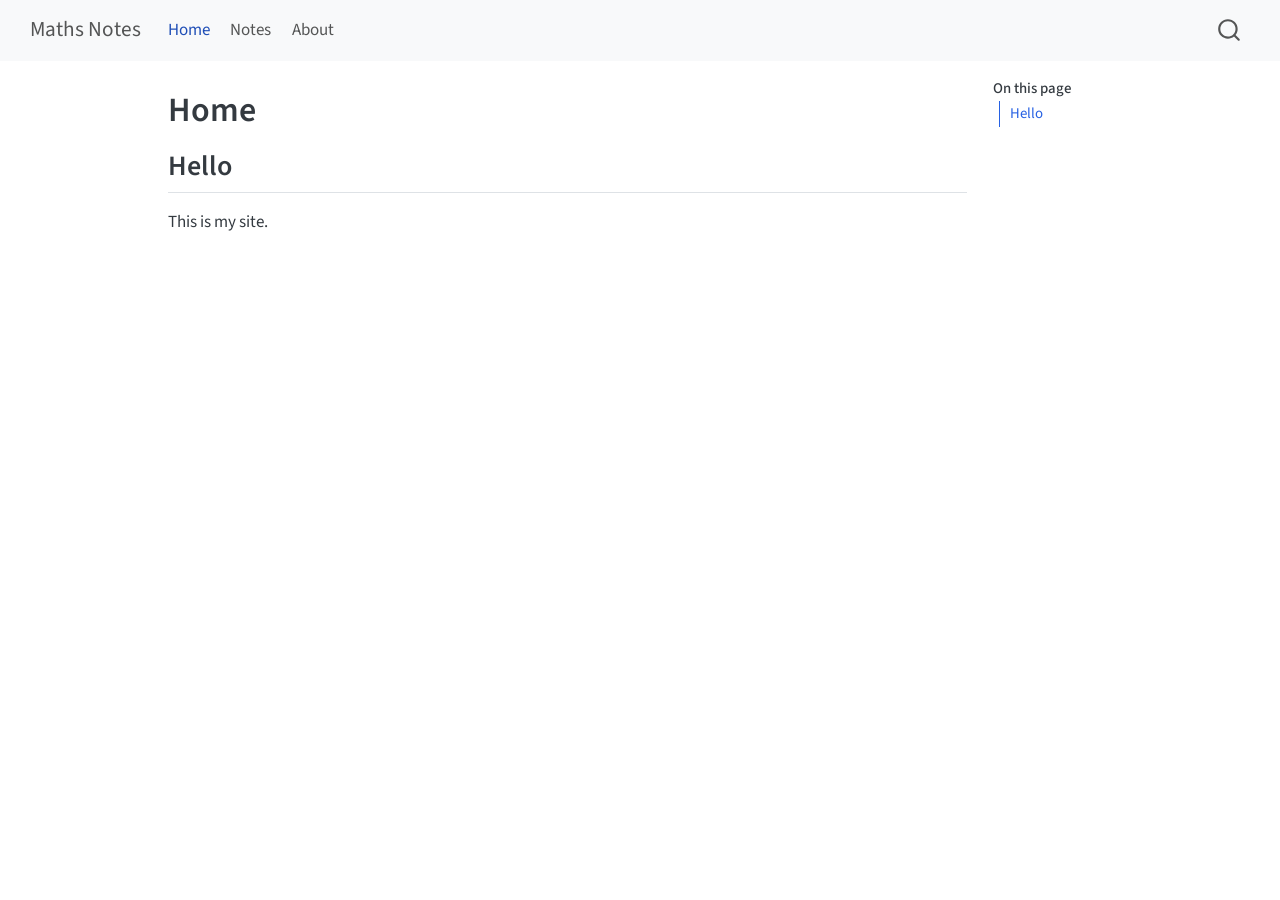
<file: index.html>
<!DOCTYPE html>
<html xmlns="http://www.w3.org/1999/xhtml" lang="en" xml:lang="en"><head>

<meta charset="utf-8">
<meta name="generator" content="quarto-1.10.18">

<meta name="viewport" content="width=device-width, initial-scale=1.0, user-scalable=yes">


<title>Home – Maths Notes</title>
<style>
/* Default styles provided by pandoc.
** See https://pandoc.org/MANUAL.html#variables-for-html for config info.
*/
span.smallcaps{font-variant: small-caps;}
div.columns{display: flex; gap: 1.5em;}
div.column{flex: auto;}
@media screen {
div.columns{gap: min(4vw, 1.5em);}
div.column{overflow-x: auto;}
}
div.hanging-indent{margin-left: 1.5em; text-indent: -1.5em;}
ul.task-list{list-style: none;}
ul.task-list li input[type="checkbox"] {
  width: 0.8em;
  margin: 0 0.8em 0.2em -1em; /* quarto-specific, see https://github.com/quarto-dev/quarto-cli/issues/4556 */ 
  vertical-align: middle;
}
</style>


<script src="site_libs/quarto-nav/quarto-nav.js"></script>
<script src="site_libs/quarto-nav/headroom.min.js"></script>
<script src="site_libs/clipboard/clipboard.min.js"></script>
<script src="site_libs/quarto-search/autocomplete.umd.js"></script>
<script src="site_libs/quarto-search/fuse.min.js"></script>
<script src="site_libs/quarto-search/quarto-search.js"></script>
<meta name="quarto:offset" content="./">
<script src="site_libs/quarto-html/quarto.js" type="module"></script>
<script src="site_libs/quarto-html/tabsets/tabsets.js" type="module"></script>
<script src="site_libs/quarto-html/popper.min.js"></script>
<script src="site_libs/quarto-html/tippy.umd.min.js"></script>
<script src="site_libs/quarto-html/anchor.min.js"></script>
<link href="site_libs/quarto-html/tippy.css" rel="stylesheet">
<link href="site_libs/quarto-html/quarto-syntax-highlighting-64a204ab8560d761af7679ceaba22944.css" rel="stylesheet" id="quarto-text-highlighting-styles">
<script src="site_libs/bootstrap/bootstrap.min.js"></script>
<link href="site_libs/bootstrap/bootstrap-icons.css" rel="stylesheet">
<link href="site_libs/bootstrap/bootstrap-6ac2aec46ad7f46b16024ee4409aa65c.min.css" rel="stylesheet" append-hash="true" id="quarto-bootstrap" data-mode="light">
<script id="quarto-search-options" type="application/json">{
  "location": "navbar",
  "copy-button": false,
  "collapse-after": 3,
  "panel-placement": "end",
  "type": "overlay",
  "limit": 50,
  "keyboard-shortcut": [
    "f",
    "/",
    "s"
  ],
  "show-item-context": false,
  "language": {
    "search-no-results-text": "No results",
    "search-matching-documents-text": "matching documents",
    "search-copy-link-title": "Copy link to search",
    "search-hide-matches-text": "Hide additional matches",
    "search-more-match-text": "more match in this document",
    "search-more-matches-text": "more matches in this document",
    "search-clear-button-title": "Clear",
    "search-text-placeholder": "",
    "search-detached-cancel-button-title": "Cancel",
    "search-submit-button-title": "Submit",
    "search-label": "Search"
  }
}</script>


<link rel="stylesheet" href="styles.css">
</head>

<body class="nav-fixed quarto-light">

<div id="quarto-search-results"></div>
  <header id="quarto-header" class="headroom fixed-top">
    <nav class="navbar navbar-expand-lg " data-bs-theme="dark">
      <div class="navbar-container container-fluid">
      <div class="navbar-brand-container mx-auto">
    <a class="navbar-brand" href="./index.html">
    <span class="navbar-title">Maths Notes</span>
    </a>
  </div>
            <div id="quarto-search" class="" title="Search"></div>
          <button class="navbar-toggler" type="button" data-bs-toggle="collapse" data-bs-target="#navbarCollapse" aria-controls="navbarCollapse" role="menu" aria-expanded="false" aria-label="Toggle navigation" onclick="if (window.quartoToggleHeadroom) { window.quartoToggleHeadroom(); }">
  <span class="navbar-toggler-icon"></span>
</button>
          <div class="collapse navbar-collapse" id="navbarCollapse">
            <ul class="navbar-nav navbar-nav-scroll me-auto">
  <li class="nav-item">
    <a class="nav-link active" href="./index.html" aria-current="page"> 
<span class="menu-text">Home</span></a>
  </li>  
  <li class="nav-item">
    <a class="nav-link" href="./posts.html"> 
<span class="menu-text">Notes</span></a>
  </li>  
  <li class="nav-item">
    <a class="nav-link" href="./about.html"> 
<span class="menu-text">About</span></a>
  </li>  
</ul>
          </div> <!-- /navcollapse -->
            <div class="quarto-navbar-tools">
</div>
      </div> <!-- /container-fluid -->
    </nav>
</header>
<!-- content -->
<div id="quarto-content" class="quarto-container page-columns page-rows-contents page-layout-article page-navbar">
<!-- sidebar -->
<!-- margin-sidebar -->
    <div id="quarto-margin-sidebar" class="sidebar margin-sidebar">
        <nav id="TOC" role="doc-toc" class="toc-active">
    <h2 id="toc-title">On this page</h2>
   
  <ul>
  <li><a href="#hello" id="toc-hello" class="nav-link active" data-scroll-target="#hello">Hello</a></li>
  </ul>
</nav>
    </div>
<!-- main -->
<main class="content" id="quarto-document-content">

<header id="title-block-header" class="quarto-title-block default">
<div class="quarto-title">
<h1 class="title">Home</h1>
</div>



<div class="quarto-title-meta">

    
  
    
  </div>
  


</header>


<section id="hello" class="level2">
<h2 class="anchored" data-anchor-id="hello">Hello</h2>
<p>This is my site.</p>


</section>

</main> <!-- /main -->
<script id="quarto-html-after-body" type="application/javascript">
  window.document.addEventListener("DOMContentLoaded", function (event) {
    const icon = "";
    const anchorJS = new window.AnchorJS();
    anchorJS.options = {
      placement: 'right',
      icon: icon
    };
    anchorJS.add('.anchored');
    const isCodeAnnotation = (el) => {
      for (const clz of el.classList) {
        if (clz.startsWith('code-annotation-')) {                     
          return true;
        }
      }
      return false;
    }
    const onCopySuccess = function(e) {
      // button target
      const button = e.trigger;
      // don't keep focus
      button.blur();
      // flash "checked"
      button.classList.add('code-copy-button-checked');
      var currentTitle = button.getAttribute("title");
      button.setAttribute("title", "Copied!");
      let tooltip;
      if (window.bootstrap) {
        button.setAttribute("data-bs-toggle", "tooltip");
        button.setAttribute("data-bs-placement", "left");
        button.setAttribute("data-bs-title", "Copied!");
        tooltip = new bootstrap.Tooltip(button, 
          { trigger: "manual", 
            customClass: "code-copy-button-tooltip",
            offset: [0, -8]});
        tooltip.show();    
      }
      setTimeout(function() {
        if (tooltip) {
          tooltip.hide();
          button.removeAttribute("data-bs-title");
          button.removeAttribute("data-bs-toggle");
          button.removeAttribute("data-bs-placement");
        }
        button.setAttribute("title", currentTitle);
        button.classList.remove('code-copy-button-checked');
      }, 1000);
      // clear code selection
      e.clearSelection();
    }
    const getTextToCopy = function(trigger) {
      const outerScaffold = trigger.parentElement.cloneNode(true);
      const codeEl = outerScaffold.querySelector('code');
      for (const childEl of codeEl.children) {
        if (isCodeAnnotation(childEl)) {
          childEl.remove();
        }
      }
      return codeEl.innerText;
    }
    const clipboard = new window.ClipboardJS('.code-copy-button:not([data-in-quarto-modal])', {
      text: getTextToCopy
    });
    clipboard.on('success', onCopySuccess);
    if (window.document.getElementById('quarto-embedded-source-code-modal')) {
      const clipboardModal = new window.ClipboardJS('.code-copy-button[data-in-quarto-modal]', {
        text: getTextToCopy,
        container: window.document.getElementById('quarto-embedded-source-code-modal')
      });
      clipboardModal.on('success', onCopySuccess);
    }
      var localhostRegex = new RegExp(/^(?:http|https):\/\/localhost\:?[0-9]*\//);
      var mailtoRegex = new RegExp(/^mailto:/);
        var filterRegex = new RegExp("https:\/\/ChezLesMarmottes\.github\.io\/chezlesmarmottes\.github\.io\/");
      var isInternal = (href) => {
          return filterRegex.test(href) || localhostRegex.test(href) || mailtoRegex.test(href);
      }
      // Inspect non-navigation links and adorn them if external
     var links = window.document.querySelectorAll('a[href]:not(.nav-link):not(.navbar-brand):not(.toc-action):not(.sidebar-link):not(.sidebar-item-toggle):not(.pagination-link):not(.no-external):not([aria-hidden]):not(.dropdown-item):not(.quarto-navigation-tool):not(.about-link)');
      for (var i=0; i<links.length; i++) {
        const link = links[i];
        if (!isInternal(link.href)) {
          // undo the damage that might have been done by quarto-nav.js in the case of
          // links that we want to consider external
          if (link.dataset.originalHref !== undefined) {
            link.href = link.dataset.originalHref;
          }
        }
      }
    function tippyHover(el, contentFn, onTriggerFn, onUntriggerFn) {
      const config = {
        allowHTML: true,
        maxWidth: 500,
        delay: 100,
        arrow: false,
        appendTo: function(el) {
            return el.parentElement;
        },
        interactive: true,
        interactiveBorder: 10,
        theme: 'quarto',
        placement: 'bottom-start',
      };
      if (contentFn) {
        config.content = contentFn;
      }
      if (onTriggerFn) {
        config.onTrigger = onTriggerFn;
      }
      if (onUntriggerFn) {
        config.onUntrigger = onUntriggerFn;
      }
      window.tippy(el, config); 
    }
    const noterefs = window.document.querySelectorAll('a[role="doc-noteref"]');
    for (var i=0; i<noterefs.length; i++) {
      const ref = noterefs[i];
      tippyHover(ref, function() {
        // use id or data attribute instead here
        let href = ref.getAttribute('data-footnote-href') || ref.getAttribute('href');
        try { href = new URL(href).hash; } catch {}
        const id = href.replace(/^#\/?/, "");
        const note = window.document.getElementById(id);
        if (note) {
          return note.innerHTML;
        } else {
          return "";
        }
      });
    }
    const xrefs = window.document.querySelectorAll('a.quarto-xref');
    const processXRef = (id, note) => {
      // Strip column container classes
      const stripColumnClz = (el) => {
        el.classList.remove("page-full", "page-columns");
        if (el.children) {
          for (const child of el.children) {
            stripColumnClz(child);
          }
        }
      }
      stripColumnClz(note)
      if (id === null || id.startsWith('sec-')) {
        // Special case sections, only their first couple elements
        const container = document.createElement("div");
        if (note.children && note.children.length > 2) {
          container.appendChild(note.children[0].cloneNode(true));
          for (let i = 1; i < note.children.length; i++) {
            const child = note.children[i];
            if (child.tagName === "P" && child.innerText === "") {
              continue;
            } else {
              container.appendChild(child.cloneNode(true));
              break;
            }
          }
          if (window.Quarto?.typesetMath) {
            window.Quarto.typesetMath(container);
          }
          return container.innerHTML
        } else {
          if (window.Quarto?.typesetMath) {
            window.Quarto.typesetMath(note);
          }
          return note.innerHTML;
        }
      } else {
        // Remove any anchor links if they are present
        const anchorLink = note.querySelector('a.anchorjs-link');
        if (anchorLink) {
          anchorLink.remove();
        }
        if (window.Quarto?.typesetMath) {
          window.Quarto.typesetMath(note);
        }
        if (note.classList.contains("callout")) {
          return note.outerHTML;
        } else {
          return note.innerHTML;
        }
      }
    }
    for (var i=0; i<xrefs.length; i++) {
      const xref = xrefs[i];
      tippyHover(xref, undefined, function(instance) {
        instance.disable();
        let url = xref.getAttribute('href');
        let hash = undefined; 
        if (url.startsWith('#')) {
          hash = url;
        } else {
          try { hash = new URL(url).hash; } catch {}
        }
        if (hash) {
          const id = hash.replace(/^#\/?/, "");
          const note = window.document.getElementById(id);
          if (note !== null) {
            try {
              const html = processXRef(id, note.cloneNode(true));
              instance.setContent(html);
            } finally {
              instance.enable();
              instance.show();
            }
          } else {
            // See if we can fetch this
            fetch(url.split('#')[0])
            .then(res => res.text())
            .then(html => {
              const parser = new DOMParser();
              const htmlDoc = parser.parseFromString(html, "text/html");
              const note = htmlDoc.getElementById(id);
              if (note !== null) {
                const html = processXRef(id, note);
                instance.setContent(html);
              } 
            }).finally(() => {
              instance.enable();
              instance.show();
            });
          }
        } else {
          // See if we can fetch a full url (with no hash to target)
          // This is a special case and we should probably do some content thinning / targeting
          fetch(url)
          .then(res => res.text())
          .then(html => {
            const parser = new DOMParser();
            const htmlDoc = parser.parseFromString(html, "text/html");
            const note = htmlDoc.querySelector('main.content');
            if (note !== null) {
              // This should only happen for chapter cross references
              // (since there is no id in the URL)
              // remove the first header
              if (note.children.length > 0 && note.children[0].tagName === "HEADER") {
                note.children[0].remove();
              }
              const html = processXRef(null, note);
              instance.setContent(html);
            } 
          }).finally(() => {
            instance.enable();
            instance.show();
          });
        }
      }, function(instance) {
      });
    }
        let selectedAnnoteEl;
        const selectorForAnnotation = ( cell, annotation) => {
          let cellAttr = 'data-code-cell="' + cell + '"';
          let lineAttr = 'data-code-annotation="' +  annotation + '"';
          const selector = 'span[' + cellAttr + '][' + lineAttr + ']';
          return selector;
        }
        const selectCodeLines = (annoteEl) => {
          const doc = window.document;
          const targetCell = annoteEl.getAttribute("data-target-cell");
          const targetAnnotation = annoteEl.getAttribute("data-target-annotation");
          const annoteSpan = window.document.querySelector(selectorForAnnotation(targetCell, targetAnnotation));
          const lines = annoteSpan.getAttribute("data-code-lines").split(",");
          const lineIds = lines.map((line) => {
            return targetCell + "-" + line;
          })
          let top = null;
          let height = null;
          let parent = null;
          if (lineIds.length > 0) {
              //compute the position of the single el (top and bottom and make a div)
              const el = window.document.getElementById(lineIds[0]);
              top = el.offsetTop;
              height = el.offsetHeight;
              parent = el.parentElement.parentElement;
            if (lineIds.length > 1) {
              const lastEl = window.document.getElementById(lineIds[lineIds.length - 1]);
              const bottom = lastEl.offsetTop + lastEl.offsetHeight;
              height = bottom - top;
            }
            if (top !== null && height !== null && parent !== null) {
              // cook up a div (if necessary) and position it 
              let div = window.document.getElementById("code-annotation-line-highlight");
              if (div === null) {
                div = window.document.createElement("div");
                div.setAttribute("id", "code-annotation-line-highlight");
                div.style.position = 'absolute';
                parent.appendChild(div);
              }
              div.style.top = top - 2 + "px";
              div.style.height = height + 4 + "px";
              div.style.left = 0;
              let gutterDiv = window.document.getElementById("code-annotation-line-highlight-gutter");
              if (gutterDiv === null) {
                gutterDiv = window.document.createElement("div");
                gutterDiv.setAttribute("id", "code-annotation-line-highlight-gutter");
                gutterDiv.style.position = 'absolute';
                const codeCell = window.document.getElementById(targetCell);
                const gutter = codeCell.querySelector('.code-annotation-gutter');
                gutter.appendChild(gutterDiv);
              }
              gutterDiv.style.top = top - 2 + "px";
              gutterDiv.style.height = height + 4 + "px";
            }
            selectedAnnoteEl = annoteEl;
          }
        };
        const unselectCodeLines = () => {
          const elementsIds = ["code-annotation-line-highlight", "code-annotation-line-highlight-gutter"];
          elementsIds.forEach((elId) => {
            const div = window.document.getElementById(elId);
            if (div) {
              div.remove();
            }
          });
          selectedAnnoteEl = undefined;
        };
          // Handle positioning of the toggle
      window.addEventListener(
        "resize",
        throttle(() => {
          elRect = undefined;
          if (selectedAnnoteEl) {
            selectCodeLines(selectedAnnoteEl);
          }
        }, 10)
      );
      function throttle(fn, ms) {
      let throttle = false;
      let timer;
        return (...args) => {
          if(!throttle) { // first call gets through
              fn.apply(this, args);
              throttle = true;
          } else { // all the others get throttled
              if(timer) clearTimeout(timer); // cancel #2
              timer = setTimeout(() => {
                fn.apply(this, args);
                timer = throttle = false;
              }, ms);
          }
        };
      }
        // Attach click handler to the DT
        const annoteDls = window.document.querySelectorAll('dt[data-target-cell]');
        for (const annoteDlNode of annoteDls) {
          annoteDlNode.addEventListener('click', (event) => {
            const clickedEl = event.target;
            if (clickedEl !== selectedAnnoteEl) {
              unselectCodeLines();
              const activeEl = window.document.querySelector('dt[data-target-cell].code-annotation-active');
              if (activeEl) {
                activeEl.classList.remove('code-annotation-active');
              }
              selectCodeLines(clickedEl);
              clickedEl.classList.add('code-annotation-active');
            } else {
              // Unselect the line
              unselectCodeLines();
              clickedEl.classList.remove('code-annotation-active');
            }
          });
        }
    const findCites = (el) => {
      const parentEl = el.parentElement;
      if (parentEl) {
        const cites = parentEl.dataset.cites;
        if (cites) {
          return {
            el,
            cites: cites.split(' ')
          };
        } else {
          return findCites(el.parentElement)
        }
      } else {
        return undefined;
      }
    };
    var bibliorefs = window.document.querySelectorAll('a[role="doc-biblioref"]');
    for (var i=0; i<bibliorefs.length; i++) {
      const ref = bibliorefs[i];
      const citeInfo = findCites(ref);
      if (citeInfo) {
        tippyHover(citeInfo.el, function() {
          var popup = window.document.createElement('div');
          citeInfo.cites.forEach(function(cite) {
            var citeDiv = window.document.createElement('div');
            citeDiv.classList.add('hanging-indent');
            citeDiv.classList.add('csl-entry');
            var biblioDiv = window.document.getElementById('ref-' + cite);
            if (biblioDiv) {
              citeDiv.innerHTML = biblioDiv.innerHTML;
            }
            popup.appendChild(citeDiv);
          });
          return popup.innerHTML;
        });
      }
    }
  });
  </script>
</div> <!-- /content -->




</body></html>
</file>
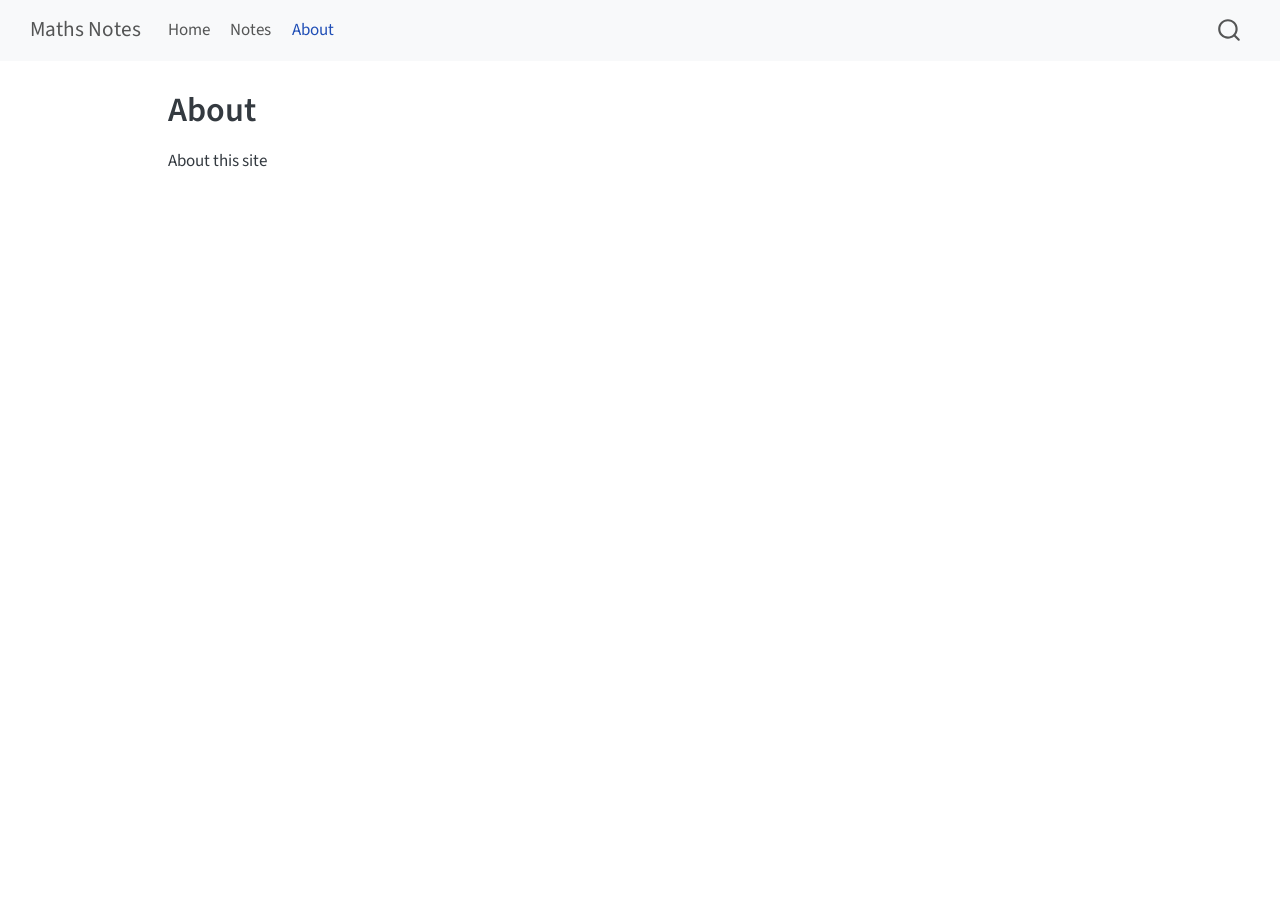
<file: about.html>
<!DOCTYPE html>
<html xmlns="http://www.w3.org/1999/xhtml" lang="en" xml:lang="en"><head>

<meta charset="utf-8">
<meta name="generator" content="quarto-1.10.18">

<meta name="viewport" content="width=device-width, initial-scale=1.0, user-scalable=yes">


<title>About – Maths Notes</title>
<style>
/* Default styles provided by pandoc.
** See https://pandoc.org/MANUAL.html#variables-for-html for config info.
*/
span.smallcaps{font-variant: small-caps;}
div.columns{display: flex; gap: 1.5em;}
div.column{flex: auto;}
@media screen {
div.columns{gap: min(4vw, 1.5em);}
div.column{overflow-x: auto;}
}
div.hanging-indent{margin-left: 1.5em; text-indent: -1.5em;}
ul.task-list{list-style: none;}
ul.task-list li input[type="checkbox"] {
  width: 0.8em;
  margin: 0 0.8em 0.2em -1em; /* quarto-specific, see https://github.com/quarto-dev/quarto-cli/issues/4556 */ 
  vertical-align: middle;
}
</style>


<script src="site_libs/quarto-nav/quarto-nav.js"></script>
<script src="site_libs/quarto-nav/headroom.min.js"></script>
<script src="site_libs/clipboard/clipboard.min.js"></script>
<script src="site_libs/quarto-search/autocomplete.umd.js"></script>
<script src="site_libs/quarto-search/fuse.min.js"></script>
<script src="site_libs/quarto-search/quarto-search.js"></script>
<meta name="quarto:offset" content="./">
<script src="site_libs/quarto-html/quarto.js" type="module"></script>
<script src="site_libs/quarto-html/tabsets/tabsets.js" type="module"></script>
<script src="site_libs/quarto-html/popper.min.js"></script>
<script src="site_libs/quarto-html/tippy.umd.min.js"></script>
<script src="site_libs/quarto-html/anchor.min.js"></script>
<link href="site_libs/quarto-html/tippy.css" rel="stylesheet">
<link href="site_libs/quarto-html/quarto-syntax-highlighting-64a204ab8560d761af7679ceaba22944.css" rel="stylesheet" id="quarto-text-highlighting-styles">
<script src="site_libs/bootstrap/bootstrap.min.js"></script>
<link href="site_libs/bootstrap/bootstrap-icons.css" rel="stylesheet">
<link href="site_libs/bootstrap/bootstrap-6ac2aec46ad7f46b16024ee4409aa65c.min.css" rel="stylesheet" append-hash="true" id="quarto-bootstrap" data-mode="light">
<script id="quarto-search-options" type="application/json">{
  "location": "navbar",
  "copy-button": false,
  "collapse-after": 3,
  "panel-placement": "end",
  "type": "overlay",
  "limit": 50,
  "keyboard-shortcut": [
    "f",
    "/",
    "s"
  ],
  "show-item-context": false,
  "language": {
    "search-no-results-text": "No results",
    "search-matching-documents-text": "matching documents",
    "search-copy-link-title": "Copy link to search",
    "search-hide-matches-text": "Hide additional matches",
    "search-more-match-text": "more match in this document",
    "search-more-matches-text": "more matches in this document",
    "search-clear-button-title": "Clear",
    "search-text-placeholder": "",
    "search-detached-cancel-button-title": "Cancel",
    "search-submit-button-title": "Submit",
    "search-label": "Search"
  }
}</script>


<link rel="stylesheet" href="styles.css">
</head>

<body class="nav-fixed quarto-light">

<div id="quarto-search-results"></div>
  <header id="quarto-header" class="headroom fixed-top">
    <nav class="navbar navbar-expand-lg " data-bs-theme="dark">
      <div class="navbar-container container-fluid">
      <div class="navbar-brand-container mx-auto">
    <a class="navbar-brand" href="./index.html">
    <span class="navbar-title">Maths Notes</span>
    </a>
  </div>
            <div id="quarto-search" class="" title="Search"></div>
          <button class="navbar-toggler" type="button" data-bs-toggle="collapse" data-bs-target="#navbarCollapse" aria-controls="navbarCollapse" role="menu" aria-expanded="false" aria-label="Toggle navigation" onclick="if (window.quartoToggleHeadroom) { window.quartoToggleHeadroom(); }">
  <span class="navbar-toggler-icon"></span>
</button>
          <div class="collapse navbar-collapse" id="navbarCollapse">
            <ul class="navbar-nav navbar-nav-scroll me-auto">
  <li class="nav-item">
    <a class="nav-link" href="./index.html"> 
<span class="menu-text">Home</span></a>
  </li>  
  <li class="nav-item">
    <a class="nav-link" href="./posts.html"> 
<span class="menu-text">Notes</span></a>
  </li>  
  <li class="nav-item">
    <a class="nav-link active" href="./about.html" aria-current="page"> 
<span class="menu-text">About</span></a>
  </li>  
</ul>
          </div> <!-- /navcollapse -->
            <div class="quarto-navbar-tools">
</div>
      </div> <!-- /container-fluid -->
    </nav>
</header>
<!-- content -->
<div id="quarto-content" class="quarto-container page-columns page-rows-contents page-layout-article page-navbar">
<!-- sidebar -->
<!-- margin-sidebar -->
    <div id="quarto-margin-sidebar" class="sidebar margin-sidebar zindex-bottom">
        
    </div>
<!-- main -->
<main class="content" id="quarto-document-content">

<header id="title-block-header" class="quarto-title-block default">
<div class="quarto-title">
<h1 class="title">About</h1>
</div>



<div class="quarto-title-meta">

    
  
    
  </div>
  


</header>


<p>About this site</p>



</main> <!-- /main -->
<script id="quarto-html-after-body" type="application/javascript">
  window.document.addEventListener("DOMContentLoaded", function (event) {
    const icon = "";
    const anchorJS = new window.AnchorJS();
    anchorJS.options = {
      placement: 'right',
      icon: icon
    };
    anchorJS.add('.anchored');
    const isCodeAnnotation = (el) => {
      for (const clz of el.classList) {
        if (clz.startsWith('code-annotation-')) {                     
          return true;
        }
      }
      return false;
    }
    const onCopySuccess = function(e) {
      // button target
      const button = e.trigger;
      // don't keep focus
      button.blur();
      // flash "checked"
      button.classList.add('code-copy-button-checked');
      var currentTitle = button.getAttribute("title");
      button.setAttribute("title", "Copied!");
      let tooltip;
      if (window.bootstrap) {
        button.setAttribute("data-bs-toggle", "tooltip");
        button.setAttribute("data-bs-placement", "left");
        button.setAttribute("data-bs-title", "Copied!");
        tooltip = new bootstrap.Tooltip(button, 
          { trigger: "manual", 
            customClass: "code-copy-button-tooltip",
            offset: [0, -8]});
        tooltip.show();    
      }
      setTimeout(function() {
        if (tooltip) {
          tooltip.hide();
          button.removeAttribute("data-bs-title");
          button.removeAttribute("data-bs-toggle");
          button.removeAttribute("data-bs-placement");
        }
        button.setAttribute("title", currentTitle);
        button.classList.remove('code-copy-button-checked');
      }, 1000);
      // clear code selection
      e.clearSelection();
    }
    const getTextToCopy = function(trigger) {
      const outerScaffold = trigger.parentElement.cloneNode(true);
      const codeEl = outerScaffold.querySelector('code');
      for (const childEl of codeEl.children) {
        if (isCodeAnnotation(childEl)) {
          childEl.remove();
        }
      }
      return codeEl.innerText;
    }
    const clipboard = new window.ClipboardJS('.code-copy-button:not([data-in-quarto-modal])', {
      text: getTextToCopy
    });
    clipboard.on('success', onCopySuccess);
    if (window.document.getElementById('quarto-embedded-source-code-modal')) {
      const clipboardModal = new window.ClipboardJS('.code-copy-button[data-in-quarto-modal]', {
        text: getTextToCopy,
        container: window.document.getElementById('quarto-embedded-source-code-modal')
      });
      clipboardModal.on('success', onCopySuccess);
    }
      var localhostRegex = new RegExp(/^(?:http|https):\/\/localhost\:?[0-9]*\//);
      var mailtoRegex = new RegExp(/^mailto:/);
        var filterRegex = new RegExp("https:\/\/ChezLesMarmottes\.github\.io\/chezlesmarmottes\.github\.io\/");
      var isInternal = (href) => {
          return filterRegex.test(href) || localhostRegex.test(href) || mailtoRegex.test(href);
      }
      // Inspect non-navigation links and adorn them if external
     var links = window.document.querySelectorAll('a[href]:not(.nav-link):not(.navbar-brand):not(.toc-action):not(.sidebar-link):not(.sidebar-item-toggle):not(.pagination-link):not(.no-external):not([aria-hidden]):not(.dropdown-item):not(.quarto-navigation-tool):not(.about-link)');
      for (var i=0; i<links.length; i++) {
        const link = links[i];
        if (!isInternal(link.href)) {
          // undo the damage that might have been done by quarto-nav.js in the case of
          // links that we want to consider external
          if (link.dataset.originalHref !== undefined) {
            link.href = link.dataset.originalHref;
          }
        }
      }
    function tippyHover(el, contentFn, onTriggerFn, onUntriggerFn) {
      const config = {
        allowHTML: true,
        maxWidth: 500,
        delay: 100,
        arrow: false,
        appendTo: function(el) {
            return el.parentElement;
        },
        interactive: true,
        interactiveBorder: 10,
        theme: 'quarto',
        placement: 'bottom-start',
      };
      if (contentFn) {
        config.content = contentFn;
      }
      if (onTriggerFn) {
        config.onTrigger = onTriggerFn;
      }
      if (onUntriggerFn) {
        config.onUntrigger = onUntriggerFn;
      }
      window.tippy(el, config); 
    }
    const noterefs = window.document.querySelectorAll('a[role="doc-noteref"]');
    for (var i=0; i<noterefs.length; i++) {
      const ref = noterefs[i];
      tippyHover(ref, function() {
        // use id or data attribute instead here
        let href = ref.getAttribute('data-footnote-href') || ref.getAttribute('href');
        try { href = new URL(href).hash; } catch {}
        const id = href.replace(/^#\/?/, "");
        const note = window.document.getElementById(id);
        if (note) {
          return note.innerHTML;
        } else {
          return "";
        }
      });
    }
    const xrefs = window.document.querySelectorAll('a.quarto-xref');
    const processXRef = (id, note) => {
      // Strip column container classes
      const stripColumnClz = (el) => {
        el.classList.remove("page-full", "page-columns");
        if (el.children) {
          for (const child of el.children) {
            stripColumnClz(child);
          }
        }
      }
      stripColumnClz(note)
      if (id === null || id.startsWith('sec-')) {
        // Special case sections, only their first couple elements
        const container = document.createElement("div");
        if (note.children && note.children.length > 2) {
          container.appendChild(note.children[0].cloneNode(true));
          for (let i = 1; i < note.children.length; i++) {
            const child = note.children[i];
            if (child.tagName === "P" && child.innerText === "") {
              continue;
            } else {
              container.appendChild(child.cloneNode(true));
              break;
            }
          }
          if (window.Quarto?.typesetMath) {
            window.Quarto.typesetMath(container);
          }
          return container.innerHTML
        } else {
          if (window.Quarto?.typesetMath) {
            window.Quarto.typesetMath(note);
          }
          return note.innerHTML;
        }
      } else {
        // Remove any anchor links if they are present
        const anchorLink = note.querySelector('a.anchorjs-link');
        if (anchorLink) {
          anchorLink.remove();
        }
        if (window.Quarto?.typesetMath) {
          window.Quarto.typesetMath(note);
        }
        if (note.classList.contains("callout")) {
          return note.outerHTML;
        } else {
          return note.innerHTML;
        }
      }
    }
    for (var i=0; i<xrefs.length; i++) {
      const xref = xrefs[i];
      tippyHover(xref, undefined, function(instance) {
        instance.disable();
        let url = xref.getAttribute('href');
        let hash = undefined; 
        if (url.startsWith('#')) {
          hash = url;
        } else {
          try { hash = new URL(url).hash; } catch {}
        }
        if (hash) {
          const id = hash.replace(/^#\/?/, "");
          const note = window.document.getElementById(id);
          if (note !== null) {
            try {
              const html = processXRef(id, note.cloneNode(true));
              instance.setContent(html);
            } finally {
              instance.enable();
              instance.show();
            }
          } else {
            // See if we can fetch this
            fetch(url.split('#')[0])
            .then(res => res.text())
            .then(html => {
              const parser = new DOMParser();
              const htmlDoc = parser.parseFromString(html, "text/html");
              const note = htmlDoc.getElementById(id);
              if (note !== null) {
                const html = processXRef(id, note);
                instance.setContent(html);
              } 
            }).finally(() => {
              instance.enable();
              instance.show();
            });
          }
        } else {
          // See if we can fetch a full url (with no hash to target)
          // This is a special case and we should probably do some content thinning / targeting
          fetch(url)
          .then(res => res.text())
          .then(html => {
            const parser = new DOMParser();
            const htmlDoc = parser.parseFromString(html, "text/html");
            const note = htmlDoc.querySelector('main.content');
            if (note !== null) {
              // This should only happen for chapter cross references
              // (since there is no id in the URL)
              // remove the first header
              if (note.children.length > 0 && note.children[0].tagName === "HEADER") {
                note.children[0].remove();
              }
              const html = processXRef(null, note);
              instance.setContent(html);
            } 
          }).finally(() => {
            instance.enable();
            instance.show();
          });
        }
      }, function(instance) {
      });
    }
        let selectedAnnoteEl;
        const selectorForAnnotation = ( cell, annotation) => {
          let cellAttr = 'data-code-cell="' + cell + '"';
          let lineAttr = 'data-code-annotation="' +  annotation + '"';
          const selector = 'span[' + cellAttr + '][' + lineAttr + ']';
          return selector;
        }
        const selectCodeLines = (annoteEl) => {
          const doc = window.document;
          const targetCell = annoteEl.getAttribute("data-target-cell");
          const targetAnnotation = annoteEl.getAttribute("data-target-annotation");
          const annoteSpan = window.document.querySelector(selectorForAnnotation(targetCell, targetAnnotation));
          const lines = annoteSpan.getAttribute("data-code-lines").split(",");
          const lineIds = lines.map((line) => {
            return targetCell + "-" + line;
          })
          let top = null;
          let height = null;
          let parent = null;
          if (lineIds.length > 0) {
              //compute the position of the single el (top and bottom and make a div)
              const el = window.document.getElementById(lineIds[0]);
              top = el.offsetTop;
              height = el.offsetHeight;
              parent = el.parentElement.parentElement;
            if (lineIds.length > 1) {
              const lastEl = window.document.getElementById(lineIds[lineIds.length - 1]);
              const bottom = lastEl.offsetTop + lastEl.offsetHeight;
              height = bottom - top;
            }
            if (top !== null && height !== null && parent !== null) {
              // cook up a div (if necessary) and position it 
              let div = window.document.getElementById("code-annotation-line-highlight");
              if (div === null) {
                div = window.document.createElement("div");
                div.setAttribute("id", "code-annotation-line-highlight");
                div.style.position = 'absolute';
                parent.appendChild(div);
              }
              div.style.top = top - 2 + "px";
              div.style.height = height + 4 + "px";
              div.style.left = 0;
              let gutterDiv = window.document.getElementById("code-annotation-line-highlight-gutter");
              if (gutterDiv === null) {
                gutterDiv = window.document.createElement("div");
                gutterDiv.setAttribute("id", "code-annotation-line-highlight-gutter");
                gutterDiv.style.position = 'absolute';
                const codeCell = window.document.getElementById(targetCell);
                const gutter = codeCell.querySelector('.code-annotation-gutter');
                gutter.appendChild(gutterDiv);
              }
              gutterDiv.style.top = top - 2 + "px";
              gutterDiv.style.height = height + 4 + "px";
            }
            selectedAnnoteEl = annoteEl;
          }
        };
        const unselectCodeLines = () => {
          const elementsIds = ["code-annotation-line-highlight", "code-annotation-line-highlight-gutter"];
          elementsIds.forEach((elId) => {
            const div = window.document.getElementById(elId);
            if (div) {
              div.remove();
            }
          });
          selectedAnnoteEl = undefined;
        };
          // Handle positioning of the toggle
      window.addEventListener(
        "resize",
        throttle(() => {
          elRect = undefined;
          if (selectedAnnoteEl) {
            selectCodeLines(selectedAnnoteEl);
          }
        }, 10)
      );
      function throttle(fn, ms) {
      let throttle = false;
      let timer;
        return (...args) => {
          if(!throttle) { // first call gets through
              fn.apply(this, args);
              throttle = true;
          } else { // all the others get throttled
              if(timer) clearTimeout(timer); // cancel #2
              timer = setTimeout(() => {
                fn.apply(this, args);
                timer = throttle = false;
              }, ms);
          }
        };
      }
        // Attach click handler to the DT
        const annoteDls = window.document.querySelectorAll('dt[data-target-cell]');
        for (const annoteDlNode of annoteDls) {
          annoteDlNode.addEventListener('click', (event) => {
            const clickedEl = event.target;
            if (clickedEl !== selectedAnnoteEl) {
              unselectCodeLines();
              const activeEl = window.document.querySelector('dt[data-target-cell].code-annotation-active');
              if (activeEl) {
                activeEl.classList.remove('code-annotation-active');
              }
              selectCodeLines(clickedEl);
              clickedEl.classList.add('code-annotation-active');
            } else {
              // Unselect the line
              unselectCodeLines();
              clickedEl.classList.remove('code-annotation-active');
            }
          });
        }
    const findCites = (el) => {
      const parentEl = el.parentElement;
      if (parentEl) {
        const cites = parentEl.dataset.cites;
        if (cites) {
          return {
            el,
            cites: cites.split(' ')
          };
        } else {
          return findCites(el.parentElement)
        }
      } else {
        return undefined;
      }
    };
    var bibliorefs = window.document.querySelectorAll('a[role="doc-biblioref"]');
    for (var i=0; i<bibliorefs.length; i++) {
      const ref = bibliorefs[i];
      const citeInfo = findCites(ref);
      if (citeInfo) {
        tippyHover(citeInfo.el, function() {
          var popup = window.document.createElement('div');
          citeInfo.cites.forEach(function(cite) {
            var citeDiv = window.document.createElement('div');
            citeDiv.classList.add('hanging-indent');
            citeDiv.classList.add('csl-entry');
            var biblioDiv = window.document.getElementById('ref-' + cite);
            if (biblioDiv) {
              citeDiv.innerHTML = biblioDiv.innerHTML;
            }
            popup.appendChild(citeDiv);
          });
          return popup.innerHTML;
        });
      }
    }
  });
  </script>
</div> <!-- /content -->




</body></html>
</file>
<file: site_libs/quarto-html/tippy.css>
.tippy-box[data-animation=fade][data-state=hidden]{opacity:0}[data-tippy-root]{max-width:calc(100vw - 10px)}.tippy-box{position:relative;background-color:#333;color:#fff;border-radius:4px;font-size:14px;line-height:1.4;white-space:normal;outline:0;transition-property:transform,visibility,opacity}.tippy-box[data-placement^=top]>.tippy-arrow{bottom:0}.tippy-box[data-placement^=top]>.tippy-arrow:before{bottom:-7px;left:0;border-width:8px 8px 0;border-top-color:initial;transform-origin:center top}.tippy-box[data-placement^=bottom]>.tippy-arrow{top:0}.tippy-box[data-placement^=bottom]>.tippy-arrow:before{top:-7px;left:0;border-width:0 8px 8px;border-bottom-color:initial;transform-origin:center bottom}.tippy-box[data-placement^=left]>.tippy-arrow{right:0}.tippy-box[data-placement^=left]>.tippy-arrow:before{border-width:8px 0 8px 8px;border-left-color:initial;right:-7px;transform-origin:center left}.tippy-box[data-placement^=right]>.tippy-arrow{left:0}.tippy-box[data-placement^=right]>.tippy-arrow:before{left:-7px;border-width:8px 8px 8px 0;border-right-color:initial;transform-origin:center right}.tippy-box[data-inertia][data-state=visible]{transition-timing-function:cubic-bezier(.54,1.5,.38,1.11)}.tippy-arrow{width:16px;height:16px;color:#333}.tippy-arrow:before{content:"";position:absolute;border-color:transparent;border-style:solid}.tippy-content{position:relative;padding:5px 9px;z-index:1}
</file>
<file: site_libs/quarto-html/quarto-syntax-highlighting-64a204ab8560d761af7679ceaba22944.css>
/* quarto syntax highlight colors */
:root {
  --quarto-hl-ot-color: #003B4F;
  --quarto-hl-at-color: #657422;
  --quarto-hl-ss-color: #20794D;
  --quarto-hl-an-color: #5E5E5E;
  --quarto-hl-fu-color: #4758AB;
  --quarto-hl-st-color: #20794D;
  --quarto-hl-cf-color: #003B4F;
  --quarto-hl-op-color: #5E5E5E;
  --quarto-hl-er-color: #AD0000;
  --quarto-hl-bn-color: #AD0000;
  --quarto-hl-al-color: #AD0000;
  --quarto-hl-va-color: #111111;
  --quarto-hl-bu-color: inherit;
  --quarto-hl-ex-color: inherit;
  --quarto-hl-pp-color: #AD0000;
  --quarto-hl-in-color: #5E5E5E;
  --quarto-hl-vs-color: #20794D;
  --quarto-hl-wa-color: #5E5E5E;
  --quarto-hl-do-color: #5E5E5E;
  --quarto-hl-im-color: #00769E;
  --quarto-hl-ch-color: #20794D;
  --quarto-hl-dt-color: #AD0000;
  --quarto-hl-fl-color: #AD0000;
  --quarto-hl-co-color: #5E5E5E;
  --quarto-hl-cv-color: #5E5E5E;
  --quarto-hl-cn-color: #8f5902;
  --quarto-hl-sc-color: #5E5E5E;
  --quarto-hl-dv-color: #AD0000;
  --quarto-hl-kw-color: #003B4F;
}

/* other quarto variables */
:root {
  --quarto-font-monospace: SFMono-Regular, Menlo, Monaco, Consolas, "Liberation Mono", "Courier New", monospace;
}

/* syntax highlight based on Pandoc's rules */
pre > code.sourceCode > span {
  color: #003B4F;
}

code.sourceCode > span {
  color: #003B4F;
}

div.sourceCode,
div.sourceCode pre.sourceCode {
  color: #003B4F;
}

/* Normal */
code span {
  color: #003B4F;
}

/* Alert */
code span.al {
  color: #AD0000;
  font-style: inherit;
}

/* Annotation */
code span.an {
  color: #5E5E5E;
  font-style: inherit;
}

/* Attribute */
code span.at {
  color: #657422;
  font-style: inherit;
}

/* BaseN */
code span.bn {
  color: #AD0000;
  font-style: inherit;
}

/* BuiltIn */
code span.bu {
  font-style: inherit;
}

/* ControlFlow */
code span.cf {
  color: #003B4F;
  font-weight: bold;
  font-style: inherit;
}

/* Char */
code span.ch {
  color: #20794D;
  font-style: inherit;
}

/* Constant */
code span.cn {
  color: #8f5902;
  font-style: inherit;
}

/* Comment */
code span.co {
  color: #5E5E5E;
  font-style: inherit;
}

/* CommentVar */
code span.cv {
  color: #5E5E5E;
  font-style: italic;
}

/* Documentation */
code span.do {
  color: #5E5E5E;
  font-style: italic;
}

/* DataType */
code span.dt {
  color: #AD0000;
  font-style: inherit;
}

/* DecVal */
code span.dv {
  color: #AD0000;
  font-style: inherit;
}

/* Error */
code span.er {
  color: #AD0000;
  font-style: inherit;
}

/* Extension */
code span.ex {
  font-style: inherit;
}

/* Float */
code span.fl {
  color: #AD0000;
  font-style: inherit;
}

/* Function */
code span.fu {
  color: #4758AB;
  font-style: inherit;
}

/* Import */
code span.im {
  color: #00769E;
  font-style: inherit;
}

/* Information */
code span.in {
  color: #5E5E5E;
  font-style: inherit;
}

/* Keyword */
code span.kw {
  color: #003B4F;
  font-weight: bold;
  font-style: inherit;
}

/* Operator */
code span.op {
  color: #5E5E5E;
  font-style: inherit;
}

/* Other */
code span.ot {
  color: #003B4F;
  font-style: inherit;
}

/* Preprocessor */
code span.pp {
  color: #AD0000;
  font-style: inherit;
}

/* SpecialChar */
code span.sc {
  color: #5E5E5E;
  font-style: inherit;
}

/* SpecialString */
code span.ss {
  color: #20794D;
  font-style: inherit;
}

/* String */
code span.st {
  color: #20794D;
  font-style: inherit;
}

/* Variable */
code span.va {
  color: #111111;
  font-style: inherit;
}

/* VerbatimString */
code span.vs {
  color: #20794D;
  font-style: inherit;
}

/* Warning */
code span.wa {
  color: #5E5E5E;
  font-style: italic;
}

.prevent-inlining {
  content: "</";
}

/*# sourceMappingURL=9d8d5bb603a83b8298b89080a598c93b.css.map */
</file>
<file: styles.css>

</file>
